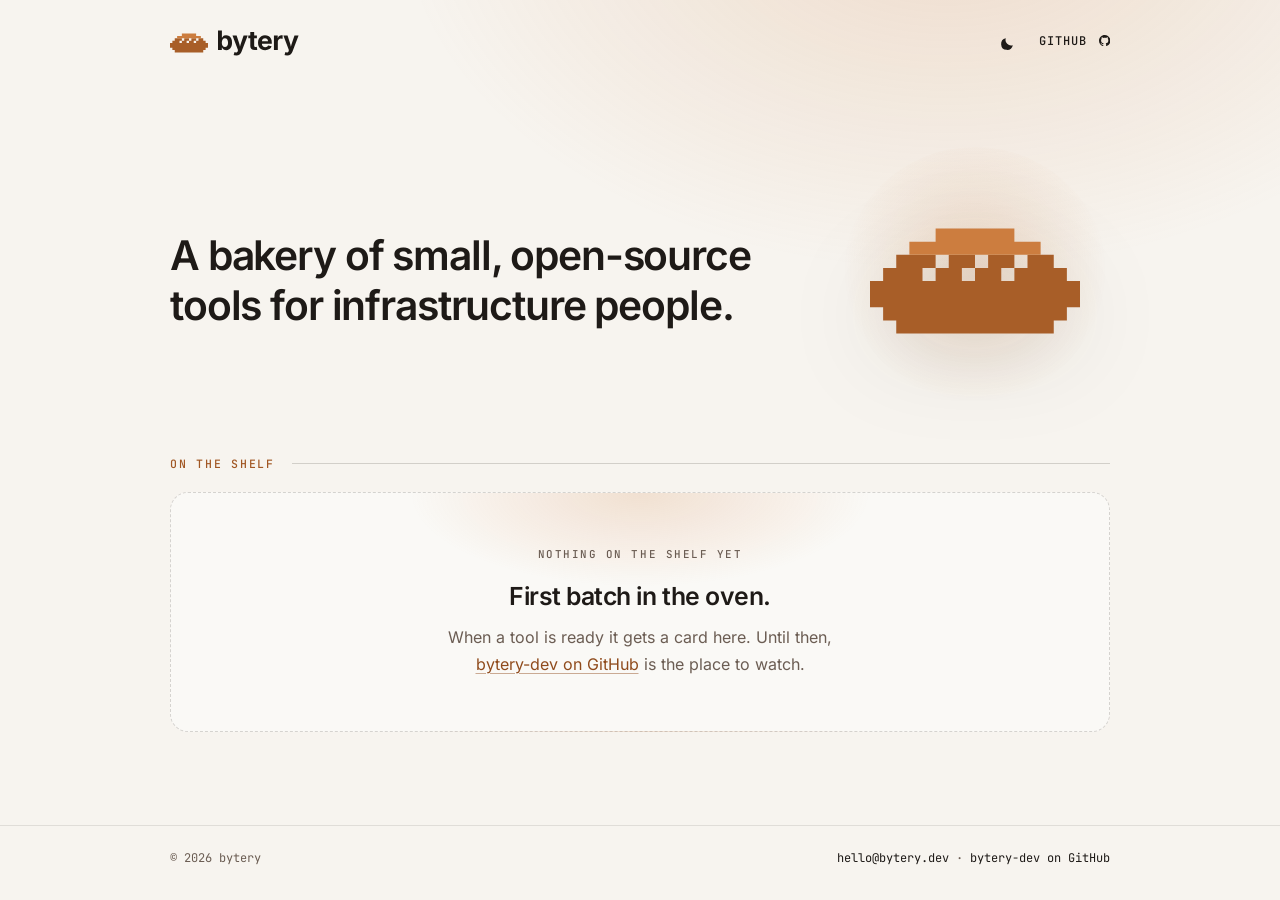
<file: index.html>
<!doctype html>
<html lang="en">
<head>
<meta charset="utf-8">
<meta name="viewport" content="width=device-width, initial-scale=1">
<title>bytery — a bakery of bytes</title>
<meta name="description" content="bytery is where Matheus Moraes bakes small open-source tools, mostly for infrastructure people.">
<link rel="canonical" href="https://bytery.dev/">
<meta name="theme-color" content="#F7F4EF" media="(prefers-color-scheme: light)">
<meta name="theme-color" content="#1E1A17" media="(prefers-color-scheme: dark)">
<meta property="og:type" content="website">
<meta property="og:site_name" content="bytery">
<meta property="og:title" content="bytery — a bakery of bytes">
<meta property="og:description" content="Small, open-source tools for infrastructure people, baked by Matheus Moraes.">
<meta property="og:url" content="https://bytery.dev/">
<meta property="og:image" content="https://bytery.dev/assets/img/og-1200x630.png">
<meta property="og:image:width" content="1200">
<meta property="og:image:height" content="630">
<meta property="og:image:alt" content="The bytery logo: a pixel loaf beside the word bytery and the tagline a bakery of bytes.">
<meta name="twitter:card" content="summary_large_image">
<link rel="icon" href="favicon.ico" sizes="32x32">
<link rel="icon" href="favicon.svg" type="image/svg+xml">
<link rel="apple-touch-icon" href="apple-touch-icon.png">
<link rel="manifest" href="manifest.json">
<link rel="preload" href="assets/fonts/inter-latin.woff2" as="font" type="font/woff2" crossorigin>
<link rel="stylesheet" href="assets/site.css">
</head>
<body>
<a class="skip" href="#main">Skip to content</a>

<header class="site-head">
  <div class="wrap">
    <a class="brand" href="./" aria-label="bytery, home">
      <img class="for-light" src="assets/img/lockup-plain.svg" width="163" height="48" alt="bytery">
      <img class="for-dark" src="assets/img/lockup-plain-dark.svg" width="163" height="48" alt="">
    </a>
    <nav class="site-nav" aria-label="Elsewhere">
      <button class="theme-toggle" type="button" aria-label="Switch to dark theme">
        <svg class="for-light" viewBox="0 0 16 16" aria-hidden="true" focusable="false"><path d="M12.8 10.2A5.6 5.6 0 0 1 5.8 3.2a5.9 5.9 0 1 0 7 7z"/></svg>
        <svg class="for-dark" viewBox="0 0 16 16" aria-hidden="true" focusable="false"><circle cx="8" cy="8" r="3.1"/><path d="M8 1.1v1.7M8 13.2v1.7M1.1 8h1.7M13.2 8h1.7M3.1 3.1l1.2 1.2M11.7 11.7l1.2 1.2M12.9 3.1l-1.2 1.2M4.3 11.7l-1.2 1.2" fill="none" stroke="currentColor" stroke-width="1.3" stroke-linecap="round"/></svg>
      </button>
      <a href="https://github.com/bytery-dev">GitHub <svg class="gh-icon" viewBox="0 0 16 16" aria-hidden="true" focusable="false"><path d="M8 0C3.58 0 0 3.58 0 8c0 3.54 2.29 6.53 5.47 7.59.4.07.55-.17.55-.38 0-.19-.01-.82-.01-1.49-2.01.37-2.53-.49-2.69-.94-.09-.23-.48-.94-.82-1.13-.28-.15-.68-.52-.01-.53.63-.01 1.08.58 1.23.82.72 1.21 1.87.87 2.33.66.07-.52.28-.87.51-1.07-1.78-.2-3.64-.89-3.64-3.95 0-.87.31-1.59.82-2.15-.08-.2-.36-1.02.08-2.12 0 0 .67-.21 2.2.82.64-.18 1.32-.27 2-.27s1.36.09 2 .27c1.53-1.04 2.2-.82 2.2-.82.44 1.1.16 1.92.08 2.12.51.56.82 1.27.82 2.15 0 3.07-1.87 3.75-3.65 3.95.29.25.54.73.54 1.48 0 1.07-.01 1.93-.01 2.2 0 .21.15.46.55.38A8.01 8.01 0 0 0 16 8c0-4.42-3.58-8-8-8z"/></svg></a>
    </nav>
  </div>
</header>

<main id="main" class="wrap">
  <section class="hero">
    <h1>A bakery of small, open-source tools for infrastructure people.</h1>
    <div class="hero-mark" aria-hidden="true">
      <img class="for-light" src="assets/img/symbol.svg" width="200" height="200" alt="">
      <img class="for-dark" src="assets/img/symbol-dark.svg" width="200" height="200" alt="">
    </div>
  </section>

  <section class="shelf" aria-labelledby="shelf-title">
    <div class="shelf-head">
      <h2 id="shelf-title">On the shelf</h2>
      <span class="shelf-rule" aria-hidden="true"></span>
    </div>
    <div class="empty">
      <p class="empty-kicker">Nothing on the shelf yet</p>
      <p class="empty-title">First batch in the oven.</p>
      <p class="empty-note">When a tool is ready it gets a card here. Until then,
        <a href="https://github.com/bytery-dev">bytery-dev on GitHub</a> is the place to watch.</p>
    </div>
  </section>
</main>

<footer class="site-foot">
  <div class="wrap">
    <p>&copy; 2026 bytery</p>
    <p><a href="mailto:hello@bytery.dev">hello@bytery.dev</a> &middot; <a href="https://github.com/bytery-dev">bytery-dev on GitHub</a></p>
  </div>
</footer>

<script>
(() => {
  const root = document.documentElement;
  const key = "bytery-theme";
  const media = matchMedia("(prefers-color-scheme: dark)");
  const saved = () => { try { return localStorage.getItem(key); } catch { return null; } };
  const stored = saved();
  if (stored === "light" || stored === "dark") root.dataset.theme = stored;
  const effective = () => root.dataset.theme || (media.matches ? "dark" : "light");
  const metas = [...document.querySelectorAll('meta[name="theme-color"]')].map((m) => [m, m.media]);
  const buttons = document.querySelectorAll(".theme-toggle");
  const paint = () => {
    const dark = effective() === "dark";
    metas.forEach(([m, query]) => {
      const isDark = /dark/.test(query);
      m.media = root.dataset.theme ? (isDark === dark ? "all" : "not all") : query;
      m.content = isDark ? "#1E1A17" : "#F7F4EF";
    });
    buttons.forEach((b) => b.setAttribute("aria-label", dark ? "Switch to light theme" : "Switch to dark theme"));
  };
  paint();
  buttons.forEach((b) => b.addEventListener("click", () => {
    const next = effective() === "dark" ? "light" : "dark";
    root.dataset.theme = next;
    try { localStorage.setItem(key, next); } catch {}
    paint();
  }));
  media.addEventListener("change", () => { if (!saved()) paint(); });
})();
</script>
</body>
</html>
</file>
<file: assets/site.css>
/* bytery.dev — hand-written, no build step.
   Palette and type rules: projects/Bytery/brand/bytery/README.md */

@font-face {
  font-family: "Inter";
  font-style: normal;
  font-weight: 400 700;
  font-display: swap;
  src: url("fonts/inter-latin.woff2") format("woff2");
  unicode-range: U+0000-00FF, U+0131, U+0152-0153, U+02BB-02BC, U+02C6, U+02DA,
    U+02DC, U+0304, U+0308, U+0329, U+2000-206F, U+20AC, U+2122, U+2191, U+2193,
    U+2212, U+2215, U+FEFF, U+FFFD;
}
@font-face {
  font-family: "JetBrains Mono";
  font-style: normal;
  font-weight: 400 600;
  font-display: swap;
  src: url("fonts/jetbrains-mono-latin.woff2") format("woff2");
  unicode-range: U+0000-00FF, U+0131, U+0152-0153, U+02BB-02BC, U+02C6, U+02DA,
    U+02DC, U+0304, U+0308, U+0329, U+2000-206F, U+20AC, U+2122, U+2191, U+2193,
    U+2212, U+2215, U+FEFF, U+FFFD;
}

:root {
  color-scheme: light;
  --paper: #f7f4ef;
  --ink: #1e1a17;
  --crust: #a15724;     /* brand #A85E28, darkened to 4.9:1 on the off-white paper */
  --crown: #cc7d3f;
  --link: #8f4b1c;      /* 6.0:1 on paper; body text stays off the 4.5:1 crust */
  --muted: #6b5d53;     /* 5.8:1 on paper */
  --line: rgba(30, 26, 23, 0.17);
  --line-soft: rgba(30, 26, 23, 0.1);
  --card: rgba(255, 255, 255, 0.42);
  --glow: rgba(204, 125, 63, 0.2);
  --mark-shadow: 0 22px 44px rgba(30, 26, 23, 0.1);
}

/* Dark, unless the theme toggle has forced light. */
@media (prefers-color-scheme: dark) {
  :root:not([data-theme="light"]) {
    color-scheme: dark;
    --paper: #1e1a17;
    --ink: #f6efe3;
    --crust: #d9894a;      /* 6.3:1 on ink */
    --crown: #eba867;
    --link: #d9894a;
    --muted: #cbbfaf;      /* 9.5:1 on ink */
    --line: rgba(246, 239, 227, 0.2);
    --line-soft: rgba(246, 239, 227, 0.11);
    --card: rgba(246, 239, 227, 0.045);
    --glow: rgba(217, 137, 74, 0.16);
    --mark-shadow: 0 22px 44px rgba(0, 0, 0, 0.35);
  }
}

/* Dark, forced by the theme toggle. */
:root[data-theme="dark"] {
  color-scheme: dark;
  --paper: #1e1a17;
  --ink: #f6efe3;
  --crust: #d9894a;
  --crown: #eba867;
  --link: #d9894a;
  --muted: #cbbfaf;
  --line: rgba(246, 239, 227, 0.2);
  --line-soft: rgba(246, 239, 227, 0.11);
  --card: rgba(246, 239, 227, 0.045);
  --glow: rgba(217, 137, 74, 0.16);
  --mark-shadow: 0 22px 44px rgba(0, 0, 0, 0.35);
}

/* Theme-aware art: one of each pair is shown, CSS-only, so the site still
   follows the system theme with JavaScript switched off. */
.for-dark { display: none; }
@media (prefers-color-scheme: dark) {
  :root:not([data-theme="light"]) .for-light { display: none; }
  :root:not([data-theme="light"]) .for-dark { display: inline; }
}
:root[data-theme="dark"] .for-light { display: none; }
:root[data-theme="dark"] .for-dark { display: inline; }

*,
*::before,
*::after { box-sizing: border-box; }

html { -webkit-text-size-adjust: 100%; }

body {
  margin: 0;
  min-height: 100vh;
  display: flex;
  flex-direction: column;
  background: var(--paper);
  color: var(--ink);
  font: 400 1rem/1.65 "Inter", system-ui, -apple-system, "Segoe UI", sans-serif;
  font-synthesis-weight: none;
  text-rendering: optimizeLegibility;
  -webkit-font-smoothing: antialiased;
}

/* A warm light from the top right, like an oven door left ajar. */
body::before {
  content: "";
  position: fixed;
  inset: 0;
  z-index: -1;
  pointer-events: none;
  background: radial-gradient(820px 540px at 74% -10%, var(--glow), transparent 67%);
}

::selection { background: var(--crown); color: var(--ink); }

img { max-width: 100%; height: auto; }

a {
  color: var(--link);
  text-decoration-thickness: 1px;
  text-underline-offset: 0.18em;
  text-decoration-color: color-mix(in srgb, currentColor 45%, transparent);
  transition: color 0.15s ease, text-decoration-color 0.15s ease;
}
a:hover { text-decoration-color: currentColor; }
a:focus-visible {
  outline: 2px solid var(--ink);
  outline-offset: 3px;
  border-radius: 2px;
}

.wrap {
  width: min(100% - 2.75rem, 940px);
  margin-inline: auto;
}

.skip {
  position: absolute;
  left: -9999px;
  top: 0;
  background: var(--ink);
  color: var(--paper);
  padding: 0.65rem 1rem;
  border-radius: 8px;
  z-index: 20;
}
.skip:focus { left: 1rem; top: 1rem; }

/* Header ------------------------------------------------------------------ */

.site-head { padding-block: 1.5rem; }

.site-head .wrap {
  display: flex;
  align-items: center;
  justify-content: space-between;
  gap: 1.5rem;
}
.brand { display: inline-flex; line-height: 0; }
.brand img {
  height: clamp(30px, 4.4vw, 38px);
  width: auto;
}

.site-nav {
  display: flex;
  align-items: center;
  gap: 1.15rem;
}

.theme-toggle {
  display: inline-flex;
  align-items: center;
  justify-content: center;
  width: 1.6rem;
  height: 1.6rem;
  padding: 0;
  color: var(--ink);
  background: none;
  border: 0;
  border-radius: 4px;
  cursor: pointer;
  transition: color 0.15s ease;
}
.theme-toggle:hover { color: var(--link); }
.theme-toggle:focus-visible {
  outline: 2px solid var(--ink);
  outline-offset: 2px;
}
.theme-toggle svg {
  width: 1rem;
  height: 1rem;
  fill: currentColor;
}

.site-nav a {
  color: var(--ink);
  text-decoration: none;
  font: 500 0.75rem/1 "JetBrains Mono", ui-monospace, monospace;
  letter-spacing: 0.08em;
  text-transform: uppercase;
  white-space: nowrap;
  padding-bottom: 0.2rem;
  border-bottom: 1px solid transparent;
}
.site-nav a:hover { color: var(--link); border-bottom-color: var(--line); }
.site-nav .gh-icon {
  width: 0.95em;
  height: 0.95em;
  margin-left: 0.3em;
  vertical-align: -0.12em;
  fill: currentColor;
}

/* Hero -------------------------------------------------------------------- */

main { flex: 1; }

.hero {
  display: grid;
  grid-template-columns: minmax(0, 1fr) auto;
  align-items: center;
  gap: clamp(2rem, 7vw, 5.5rem);
  padding-block: clamp(3.25rem, 10vh, 6.5rem) clamp(3rem, 8vh, 5rem);
}

.hero h1 {
  margin: 0;
  max-width: 27ch;
  font-size: clamp(1.6rem, 3.6vw, 2.55rem);
  font-weight: 600;
  line-height: 1.22;
  letter-spacing: -0.028em;
  text-wrap: balance;
}

.hero h1 a { text-decoration-thickness: 2px; }

.hero-mark {
  position: relative;
  display: grid;
  place-items: center;
  width: clamp(150px, 22vw, 210px);
  /* reserve room for the halo (inset -14%) so it never widens the page */
  margin-inline-end: min(3.1vw, 30px);
  aspect-ratio: 1;
}
.hero-mark::before {
  content: "";
  position: absolute;
  inset: -14%;
  border-radius: 50%;
  background: radial-gradient(circle at 50% 46%, var(--glow), transparent 68%);
}
.hero-mark img {
  position: relative;
  width: 100%;
  filter: drop-shadow(var(--mark-shadow));
}

/* Shelf ------------------------------------------------------------------- */

.shelf { padding-bottom: clamp(3.5rem, 9vh, 6rem); }

.shelf-head {
  display: flex;
  align-items: center;
  gap: 1.1rem;
  margin-bottom: 1.4rem;
}
.shelf-head h2 {
  margin: 0;
  font: 500 0.72rem/1 "JetBrains Mono", ui-monospace, monospace;
  letter-spacing: 0.15em;
  text-transform: uppercase;
  color: var(--crust);
  white-space: nowrap;
}
.shelf-rule { flex: 1; height: 1px; background: var(--line); }

.empty {
  border: 1px dashed var(--line);
  border-radius: 18px;
  padding: clamp(2.25rem, 6vw, 3.4rem) clamp(1.35rem, 4vw, 2.5rem);
  text-align: center;
  background:
    radial-gradient(320px 130px at 50% 0%, var(--glow), transparent 72%),
    var(--card);
}

.empty-kicker {
  margin: 0 0 0.85rem;
  font: 500 0.68rem/1.4 "JetBrains Mono", ui-monospace, monospace;
  letter-spacing: 0.14em;
  text-transform: uppercase;
  color: var(--muted);
}
.empty-title {
  margin: 0 0 0.45rem;
  font-size: clamp(1.3rem, 2.4vw, 1.55rem);
  font-weight: 600;
  letter-spacing: -0.02em;
}
.empty-note {
  margin: 0 auto;
  max-width: 46ch;
  color: var(--muted);
  text-wrap: pretty;
}
.empty-note a { white-space: nowrap; }

/* 404 --------------------------------------------------------------------- */

.notfound {
  padding-block: clamp(4rem, 14vh, 9rem);
  max-width: 38rem;
}
.notfound-code {
  margin: 0 0 1.1rem;
  font: 500 0.72rem/1 "JetBrains Mono", ui-monospace, monospace;
  letter-spacing: 0.18em;
  color: var(--crust);
}
.notfound h1 {
  margin: 0 0 0.75rem;
  font-size: clamp(2rem, 6vw, 3.1rem);
  font-weight: 600;
  line-height: 1.08;
  letter-spacing: -0.035em;
}
.notfound-note { margin: 0 0 1.6rem; color: var(--muted); font-size: 1.05rem; }
.notfound-link { margin: 0; }
.notfound-link a { font-weight: 500; }

/* Footer ------------------------------------------------------------------ */

.site-foot {
  margin-top: auto;
  border-top: 1px solid var(--line-soft);
  padding-block: 1.4rem 2rem;
}
.site-foot .wrap {
  display: flex;
  flex-wrap: wrap;
  justify-content: space-between;
  gap: 0.5rem 1.5rem;
  font: 400 0.75rem/1.6 "JetBrains Mono", ui-monospace, monospace;
  color: var(--muted);
}
.site-foot p { margin: 0; }
.site-foot a { color: var(--ink); text-decoration: none; }
.site-foot a:hover { text-decoration: underline; }

/* Motion ------------------------------------------------------------------ */

@media (prefers-reduced-motion: no-preference) {
  .hero h1,
  .hero-mark,
  .empty {
    animation: rise 0.55s cubic-bezier(0.2, 0.7, 0.3, 1) both;
  }
  .hero-mark { animation-delay: 0.06s; }
  .empty { animation-delay: 0.12s; }
}

@keyframes rise {
  from { opacity: 0; transform: translateY(10px); }
  to { opacity: 1; transform: none; }
}

/* Small screens ----------------------------------------------------------- */

@media (max-width: 720px) {
  .wrap { width: min(100% - 2.25rem, 940px); }
  .hero { grid-template-columns: 1fr; padding-block: 2.75rem 3rem; }
  .hero h1 { max-width: none; }
  .hero-mark { display: none; }
  .empty { text-align: left; }
  .empty-note { margin-inline: 0; }
}
</file>
